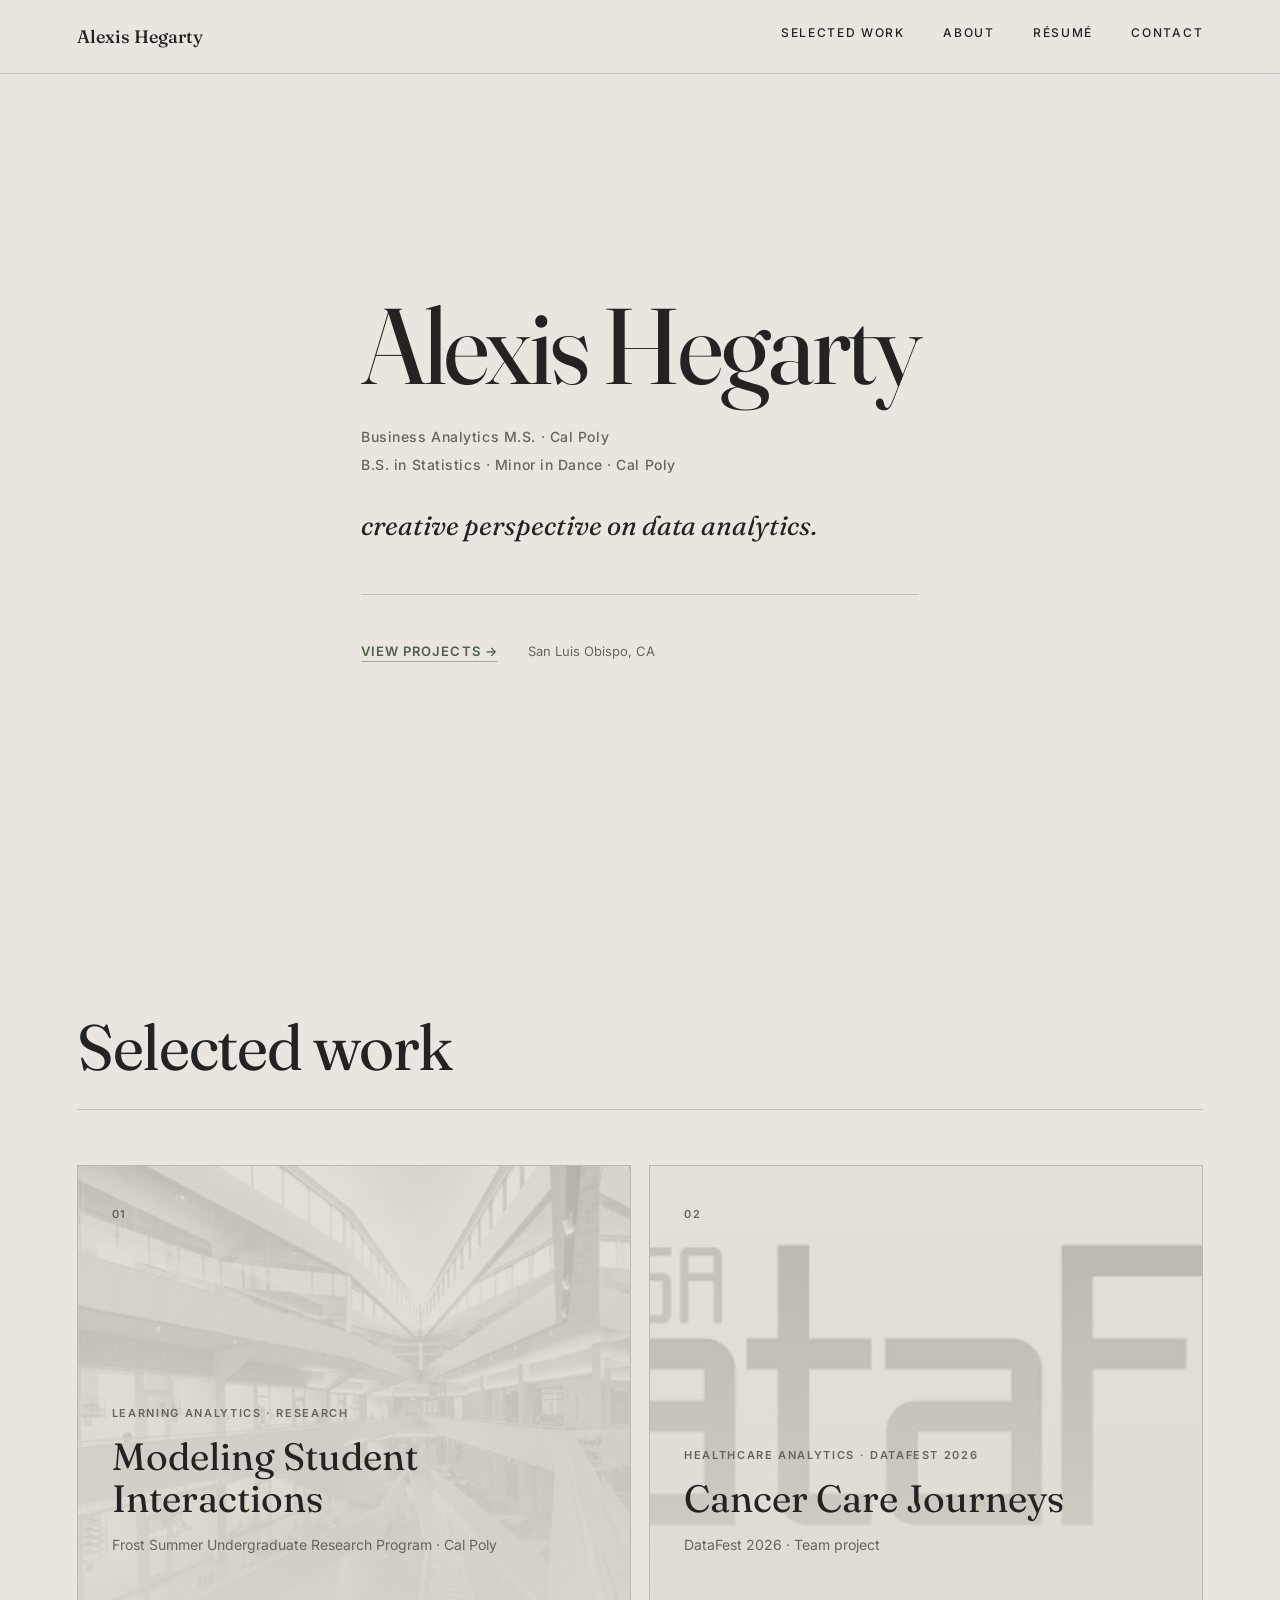
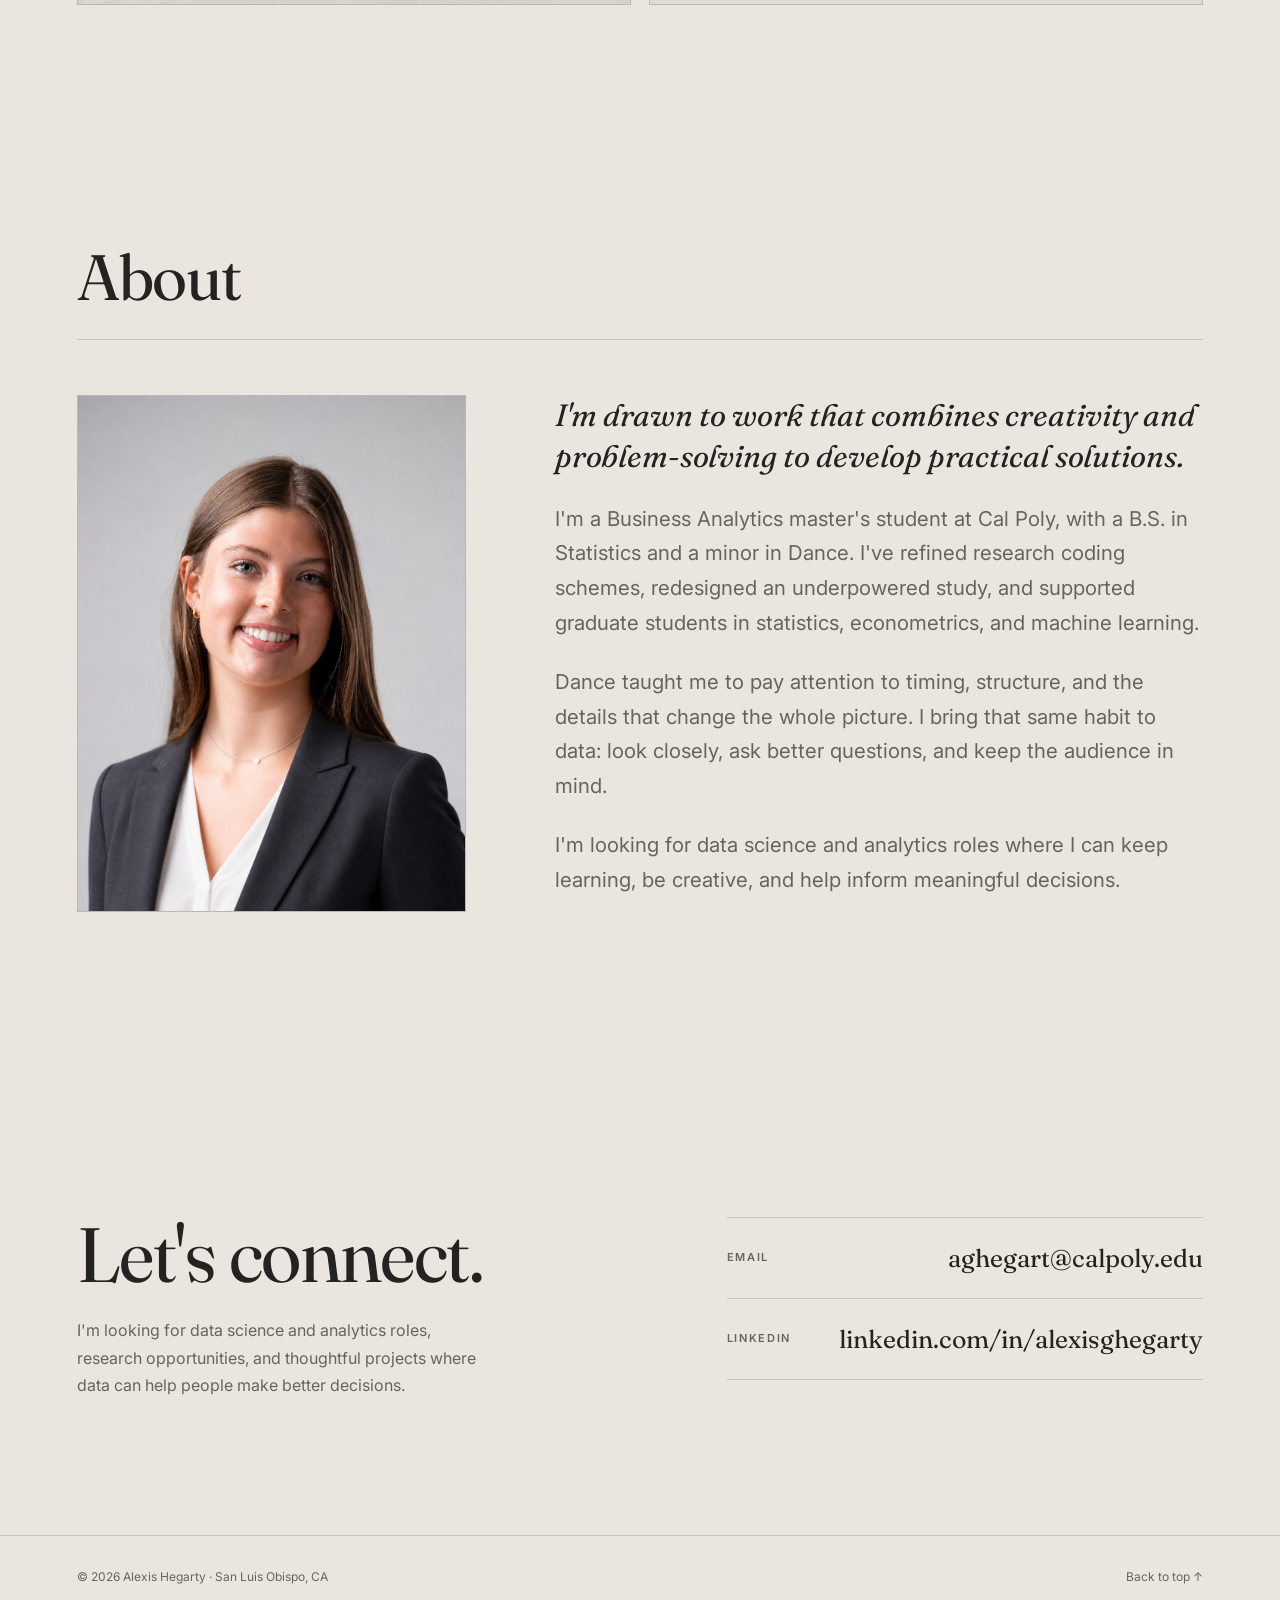
<file: index.html>
<!doctype html>
<html lang="en">
<head>
  <meta charset="UTF-8">
  <meta name="viewport" content="width=device-width, initial-scale=1.0">
  <title>Alexis Hegarty | Business Analytics</title>

  <link rel="preconnect" href="https://fonts.googleapis.com">
  <link rel="preconnect" href="https://fonts.gstatic.com" crossorigin>
  <link href="https://fonts.googleapis.com/css2?family=Fraunces:ital,opsz,wght@0,9..144,300;0,9..144,400;0,9..144,500;1,9..144,400&family=Inter:wght@400;500;600&display=swap" rel="stylesheet">
  <link rel="stylesheet" href="theme.css">

  <style>
    .container{
      max-width:1400px;
      margin:0 auto;
      padding:0 var(--edge);
    }

    section{ padding:120px 0; }

    /* ---------- hero ---------- */
    .hero{
      min-height:calc(100vh - 79px);
      display:flex;
      align-items:center;
      padding:80px 0;
    }

    .hero-inner{ max-width:900px; }

    h1.name{
      margin:0;
      color:var(--ink);
      font:400 clamp(44px, 8.4vw, 118px)/.98 var(--serif);
      letter-spacing:-.03em;
      white-space:nowrap;
    }

    .education{
      margin-top:28px;
      display:flex;
      flex-direction:column;
      gap:6px;
    }
    .education p{
      margin:0;
      color:var(--muted);
      font-size:14px;
      font-weight:500;
      letter-spacing:.04em;
    }

    .hero-statement{
      max-width:560px;
      margin-top:30px;
      color:var(--ink);
      font:400 clamp(20px, 2.2vw, 27px)/1.5 var(--serif);
      font-style:italic;
    }

    .hero-actions{
      display:flex;
      align-items:center;
      gap:30px;
      flex-wrap:wrap;
      margin-top:48px;
      padding-top:32px;
      border-top:1px solid var(--line);
    }

    .hero-meta{
      color:var(--muted);
      font-size:13px;
      line-height:1.7;
    }

    @media (max-width:640px){
      h1.name{ white-space:normal; }
    }

    /* ---------- section head ---------- */
    .section-head{
      display:grid;
      grid-template-columns:1fr minmax(260px, 410px);
      gap:50px;
      align-items:end;
      padding-bottom:30px;
      margin-bottom:55px;
      border-bottom:1px solid var(--line);
    }

    .eyebrow{
      margin-bottom:18px;
      color:var(--muted);
      font-size:12px;
      font-weight:500;
      letter-spacing:.17em;
      text-transform:uppercase;
    }

    h2{
      margin:0;
      color:var(--ink);
      font:400 clamp(38px, 5vw, 66px)/1 var(--serif);
      letter-spacing:-.02em;
    }

    .section-head p{
      margin:0;
      color:var(--muted);
      font-size:16px;
      line-height:1.6;
    }

    /* ---------- work grid ---------- */
    .work-grid{
      display:grid;
      grid-template-columns:repeat(2, 1fr);
      gap:18px;
    }

    .card{
      position:relative;
      min-height:440px;
      overflow:hidden;
      display:flex;
      flex-direction:column;
      justify-content:space-between;
      padding:34px;
      background:var(--stone-deep);
      border:1px solid var(--line);
      transition:transform .25s ease, border-color .25s ease;
    }

    .card:hover{
      transform:translateY(-4px);
      border-color:var(--accent);
    }

    .card img{
      position:absolute;
      inset:0;
      width:100%;
      height:100%;
      object-fit:cover;
      object-position:top;
      opacity:.22;
      filter:grayscale(1) contrast(1.05);
      transition:opacity .3s ease, transform .4s ease;
    }
    .card:hover img{ opacity:.32; transform:scale(1.03); }

    .card::after{
      content:"";
      position:absolute;
      inset:0;
      background:linear-gradient(180deg, rgba(222,217,208,.15), rgba(222,217,208,.75));
      pointer-events:none;
    }

    .card-top, .card-bottom{ position:relative; z-index:1; }

    .card-number, .card-category{
      color:var(--muted);
      font-size:11px;
      font-weight:600;
      letter-spacing:.15em;
      text-transform:uppercase;
    }

    .card h3{
      max-width:17ch;
      margin:14px 0;
      color:var(--ink);
      font:400 clamp(26px, 3vw, 38px)/1.1 var(--serif);
    }

    .card-context{
      color:var(--muted);
      font-size:14px;
    }

    /* ---------- about ---------- */
    .about-wrap{
      display:grid;
      grid-template-columns:minmax(280px,.75fr) 1.25fr;
      gap:clamp(40px, 7vw, 110px);
      align-items:start;
    }

    .about-photo{
      border:1px solid var(--line);
      background:var(--stone-deep);
    }
    .about-photo img{
      width:100%;
      aspect-ratio:3/4;
      object-fit:cover;
      object-position:top;
    }

    .about-copy p{
      max-width:60ch;
      margin:0 0 24px;
      color:var(--ink);
      font-size:clamp(17px, 1.6vw, 21px);
      line-height:1.7;
    }
    .about-copy p:first-child{
      font:400 clamp(24px, 2.4vw, 33px)/1.35 var(--serif);
      font-style:italic;
    }
    .about-copy p:not(:first-child){ color:var(--muted); }

    /* ---------- contact ---------- */
    .contact-grid{
      display:grid;
      grid-template-columns:minmax(0, 1fr) minmax(360px, .85fr);
      gap:clamp(45px, 7vw, 110px);
      align-items:start;
    }

    .contact h2{ font-size:clamp(48px, 6vw, 80px); }

    .contact-sub{
      max-width:42ch;
      margin-top:24px;
      color:var(--muted);
      font-size:16px;
      line-height:1.7;
    }

    .contact-list{ border-top:1px solid var(--line); }

    .contact-row{
      display:flex;
      justify-content:space-between;
      align-items:center;
      gap:24px;
      padding:25px 0;
      border-bottom:1px solid var(--line);
      transition:padding-left .25s ease;
    }
    .contact-row:hover{ padding-left:8px; }

    .contact-label{
      color:var(--muted);
      font-size:11px;
      font-weight:600;
      letter-spacing:.15em;
      text-transform:uppercase;
    }

    .contact-value{
      color:var(--ink);
      font:400 clamp(18px, 2vw, 25px) var(--serif);
      text-align:right;
      transition:color .2s ease;
    }
    .contact-row:hover .contact-value{ color:var(--accent); }

    @media (max-width:760px){
      section{ padding:80px 0; }
      .hero{ min-height:auto; padding:70px 0; }
      .hero-actions{ gap:20px; }
      .section-head,
      .about-wrap,
      .contact-grid,
      .work-grid{ grid-template-columns:1fr; }
      .section-head{ gap:22px; }
      .card{ min-height:340px; }
      .contact-row{ align-items:flex-start; flex-direction:column; }
      .contact-value{ text-align:left; }
    }
  </style>
</head>

<body>
  <header class="site-nav">
    <a class="brand" href="#top">Alexis Hegarty</a>
    <nav class="links">
      <a href="#work">Selected Work</a>
      <a href="#about">About</a>
      <a href="resume.html">Résumé</a>
      <a href="#contact">Contact</a>
    </nav>
  </header>

  <main id="top">
    <section class="hero">
      <div class="container">
        <div class="hero-inner">
          <h1 class="name">Alexis Hegarty</h1>

          <div class="education">
            <p>Business Analytics M.S. · Cal Poly</p>
            <p>B.S. in Statistics · Minor in Dance · Cal Poly</p>
          </div>

          <p class="hero-statement">creative perspective on data analytics.</p>

          <div class="hero-actions">
            <a class="text-link" href="#work">View projects →</a>
            <p class="hero-meta">San Luis Obispo, CA</p>
          </div>
        </div>
      </div>
    </section>

    <section id="work">
      <div class="container">
        <div class="section-head">
          <div>
            <h2>Selected work</h2>
          </div>
        </div>

        <div class="work-grid">
          <a class="card" href="frost-research.html">
           <img src="frost_building.jpeg" alt="Frost Center at Cal Poly">
            <div class="card-top"><span class="card-number">01</span></div>
            <div class="card-bottom">
              <p class="card-category">Learning Analytics · Research</p>
              <h3>Modeling Student Interactions</h3>
              <p class="card-context">Frost Summer Undergraduate Research Program · Cal Poly</p>
            </div>
          </a>

          <a class="card" href="datafest.html">
            <img src="data_fest_logo.png" alt="DataFest logo">
            <div class="card-top"><span class="card-number">02</span></div>
            <div class="card-bottom">
              <p class="card-category">Healthcare Analytics · DataFest 2026</p>
              <h3>Cancer Care Journeys</h3>
              <p class="card-context">DataFest 2026 · Team project</p>
            </div>
          </a>
        </div>
      </div>
    </section>

    <section id="about">
      <div class="container">
        <div class="section-head">
          <div>
            <h2>About</h2>
          </div>
        </div>

        <div class="about-wrap">
          <div class="about-photo">
            <img src="alexis-hegarty-headshot.png" alt="Alexis Hegarty in a dark tailored suit jacket">
          </div>

          <div class="about-copy">
            <p>I'm drawn to work that combines creativity and problem-solving to develop practical solutions.</p>
            <p>I'm a Business Analytics master's student at Cal Poly, with a B.S. in Statistics and a minor in Dance. I've refined research coding schemes, redesigned an underpowered study, and supported graduate students in statistics, econometrics, and machine learning.</p>
            <p>Dance taught me to pay attention to timing, structure, and the details that change the whole picture. I bring that same habit to data: look closely, ask better questions, and keep the audience in mind.</p>
            <p>I'm looking for data science and analytics roles where I can keep learning, be creative, and help inform meaningful decisions.</p>
          </div>
        </div>
      </div>
    </section>

    <section id="contact" class="contact">
      <div class="container">
        <div class="section-head" style="border:none; padding-bottom:0; margin-bottom:55px;">
          <div>
          </div>
        </div>

        <div class="contact-grid">
          <div>
            <h2>Let's connect.</h2>
            <p class="contact-sub">I'm looking for data science and analytics roles, research opportunities, and thoughtful projects where data can help people make better decisions.</p>
          </div>

          <div class="contact-list">
            <a class="contact-row" href="mailto:aghegart@calpoly.edu">
              <span class="contact-label">Email</span>
              <span class="contact-value">aghegart@calpoly.edu</span>
            </a>

            <a class="contact-row" href="https://www.linkedin.com/in/alexisghegarty/" target="_blank" rel="noreferrer">
              <span class="contact-label">LinkedIn</span>
              <span class="contact-value">linkedin.com/in/alexisghegarty</span>
            </a>
          </div>
        </div>
      </div>
    </section>
  </main>

  <footer class="site-footer">
    <span>© 2026 Alexis Hegarty · San Luis Obispo, CA</span>
    <a href="#top">Back to top ↑</a>
  </footer>
</body>
</html>
</file>
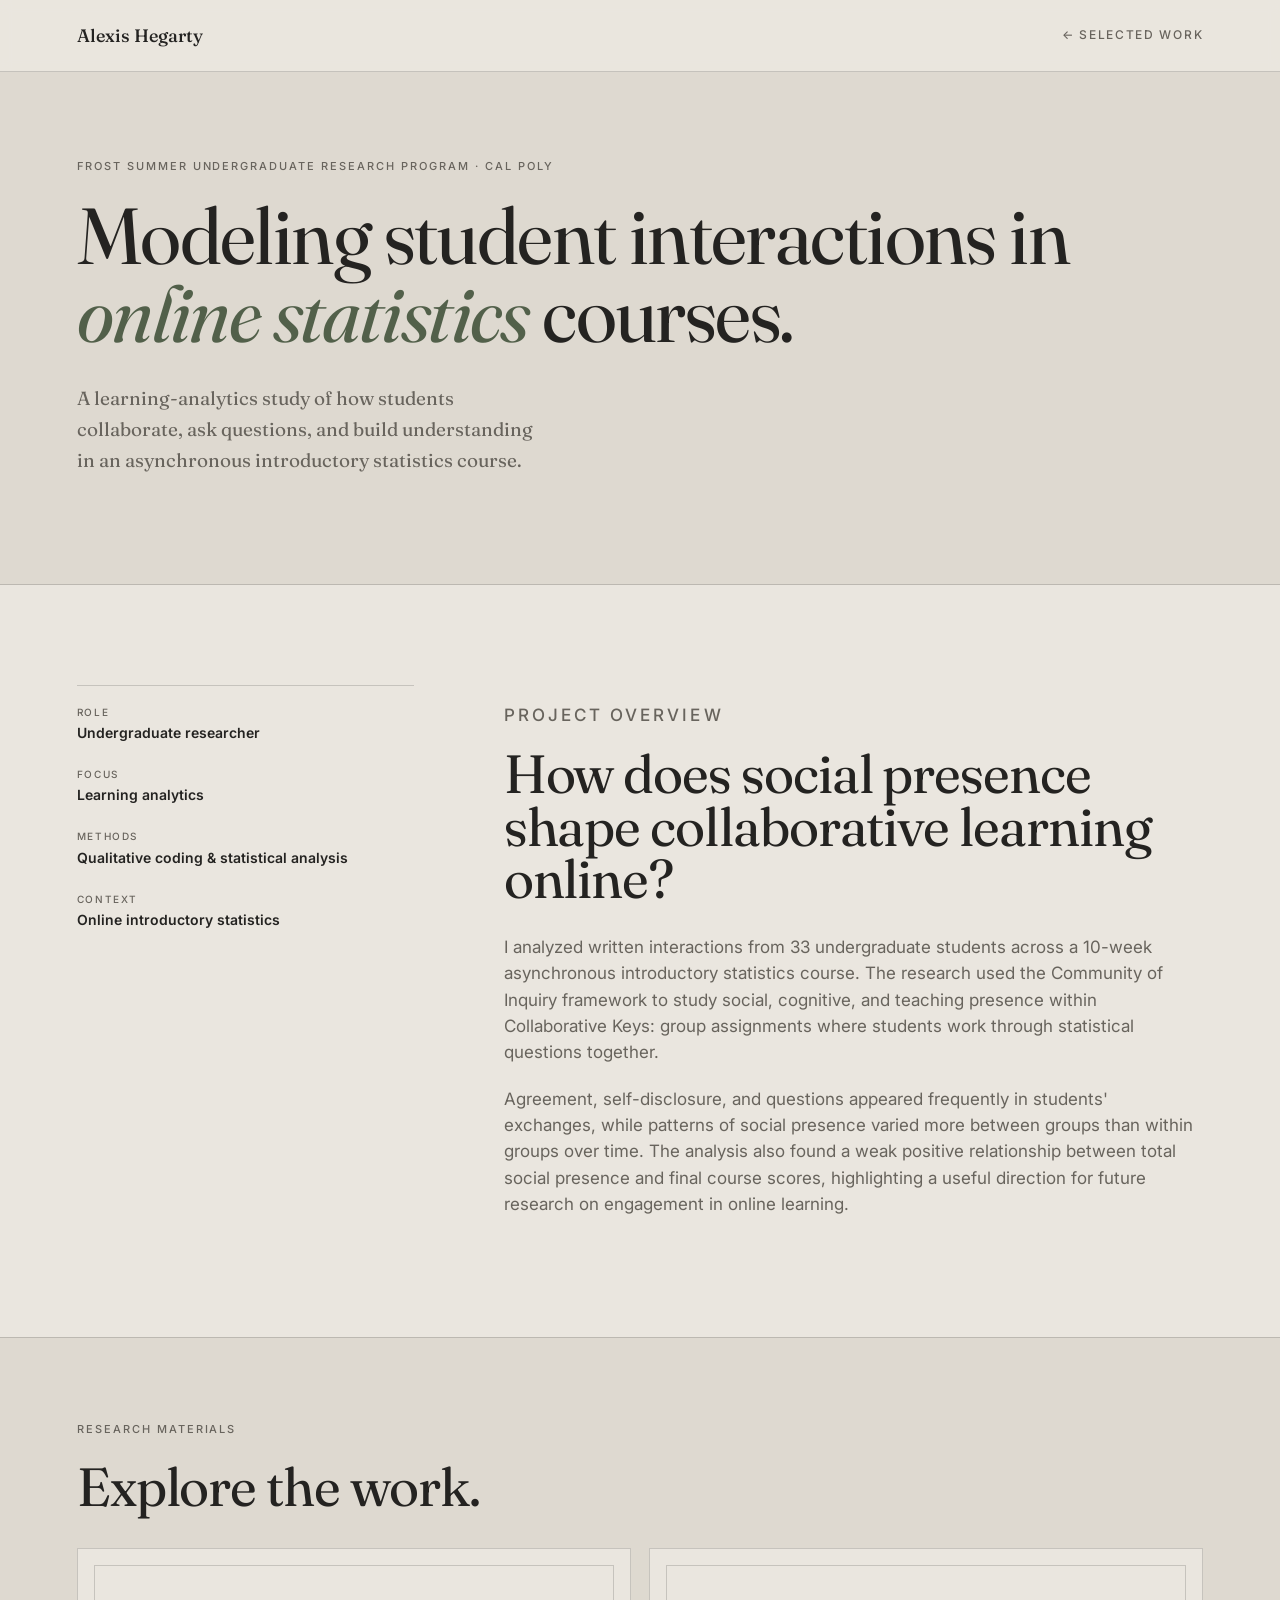
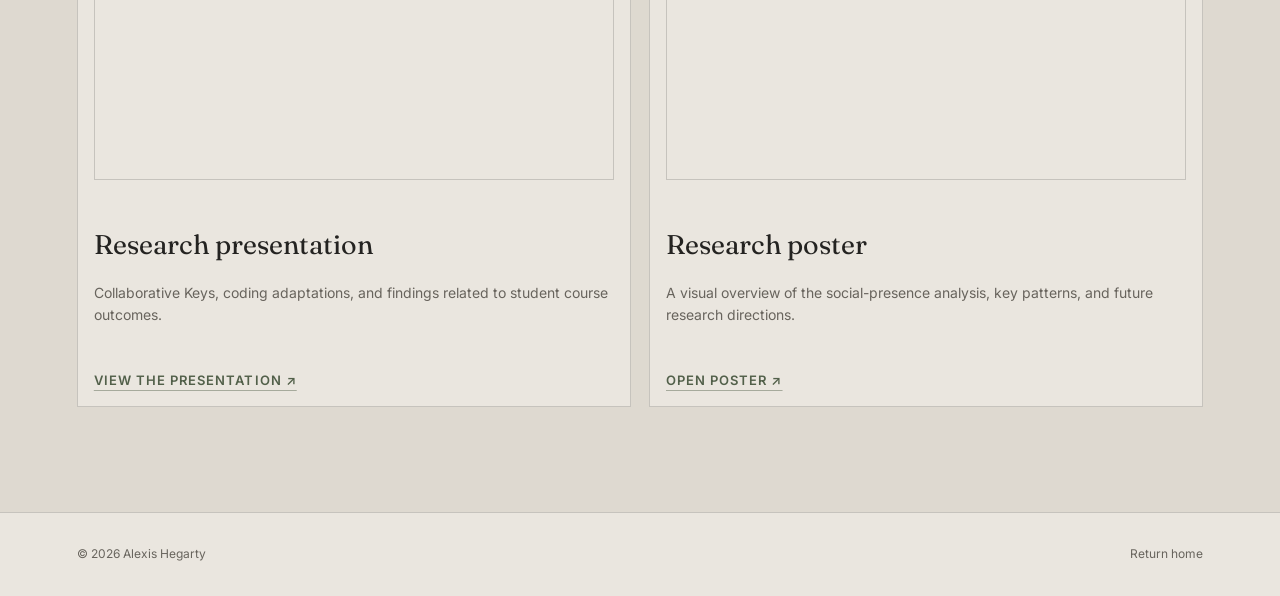
<file: frost-research.html>
<!doctype html>
<html lang="en">
<head>
  <meta charset="UTF-8">
  <meta name="viewport" content="width=device-width,initial-scale=1.0">
  <title>Frost Research | Alexis Hegarty</title>
  <link rel="preconnect" href="https://fonts.googleapis.com">
  <link rel="preconnect" href="https://fonts.gstatic.com" crossorigin>
  <link href="https://fonts.googleapis.com/css2?family=Fraunces:ital,opsz,wght@0,9..144,300;0,9..144,400;0,9..144,500;1,9..144,400&family=Inter:wght@400;500;600&display=swap" rel="stylesheet">
  <link rel="stylesheet" href="theme.css">
  <link rel="stylesheet" href="project.css">
</head>

<body>
  <header class="site-nav">
    <a class="brand" href="index.html">Alexis Hegarty</a>
    <a class="back" href="index.html#work">← Selected work</a>
  </header>

  <main>
    <section class="hero">
      <div class="shell hero-grid hero-text-only">
        <div>
          <p class="label">Frost Summer Undergraduate Research Program · Cal Poly</p>
          <h1>Modeling student interactions in <em>online statistics</em> courses.</h1>
          <p class="lede">A learning-analytics study of how students collaborate, ask questions, and build understanding in an asynchronous introductory statistics course.</p>
        </div>
      </div>
    </section>

    <section class="story shell">
      <div class="story-grid">
        <aside class="facts">
          <div><span>Role</span><strong>Undergraduate researcher</strong></div>
          <div><span>Focus</span><strong>Learning analytics</strong></div>
          <div><span>Methods</span><strong>Qualitative coding &amp; statistical analysis</strong></div>
          <div><span>Context</span><strong>Online introductory statistics</strong></div>
        </aside>

        <div>
          <p class="label">Project overview</p>
          <h2>How does social presence shape collaborative learning online?</h2>
          <p>I analyzed written interactions from 33 undergraduate students across a 10-week asynchronous introductory statistics course. The research used the Community of Inquiry framework to study social, cognitive, and teaching presence within Collaborative Keys: group assignments where students work through statistical questions together.</p>
          <p>Agreement, self-disclosure, and questions appeared frequently in students' exchanges, while patterns of social presence varied more between groups than within groups over time. The analysis also found a weak positive relationship between total social presence and final course scores, highlighting a useful direction for future research on engagement in online learning.</p>
        </div>
      </div>
    </section>

    <section class="docs">
      <div class="shell">
        <p class="label">Research materials</p>
        <h2>Explore the work.</h2>

        <div class="doc-grid">
          <article class="doc">
            <iframe class="slide-preview" src="Frost2025.pdf#page=1&view=FitH" title="Preview of the Frost research presentation slides"></iframe>
            <h3>Research presentation</h3>
            <p>Collaborative Keys, coding adaptations, and findings related to student course outcomes.</p>
            <a class="doc-link text-link" href="./Frost2025.pdf" target="_blank" rel="noreferrer" aria-label="Open the presentation">View the presentation ↗</a>
          </article>

          <article class="doc">
          <iframe
            class="slide-preview"
            src="Frost%20SURP%20Poster_5_1_2026.pdf#page=1&view=FitH"
            title="Preview of the Frost research poster">
          </iframe>
            <h3>Research poster</h3>
            <p>A visual overview of the social-presence analysis, key patterns, and future research directions.</p>
            <a class="doc-link text-link" href="Frost%20SURP%20Poster_5_1_2026.pdf" target="_blank" rel="noreferrer">Open poster ↗</a>
          </article>
        </div>
      </div>
    </section>
  </main>

  <footer class="site-footer">
    <span>© 2026 Alexis Hegarty</span>
    <a href="index.html">Return home</a>
  </footer>
</body>
</html>
</file>
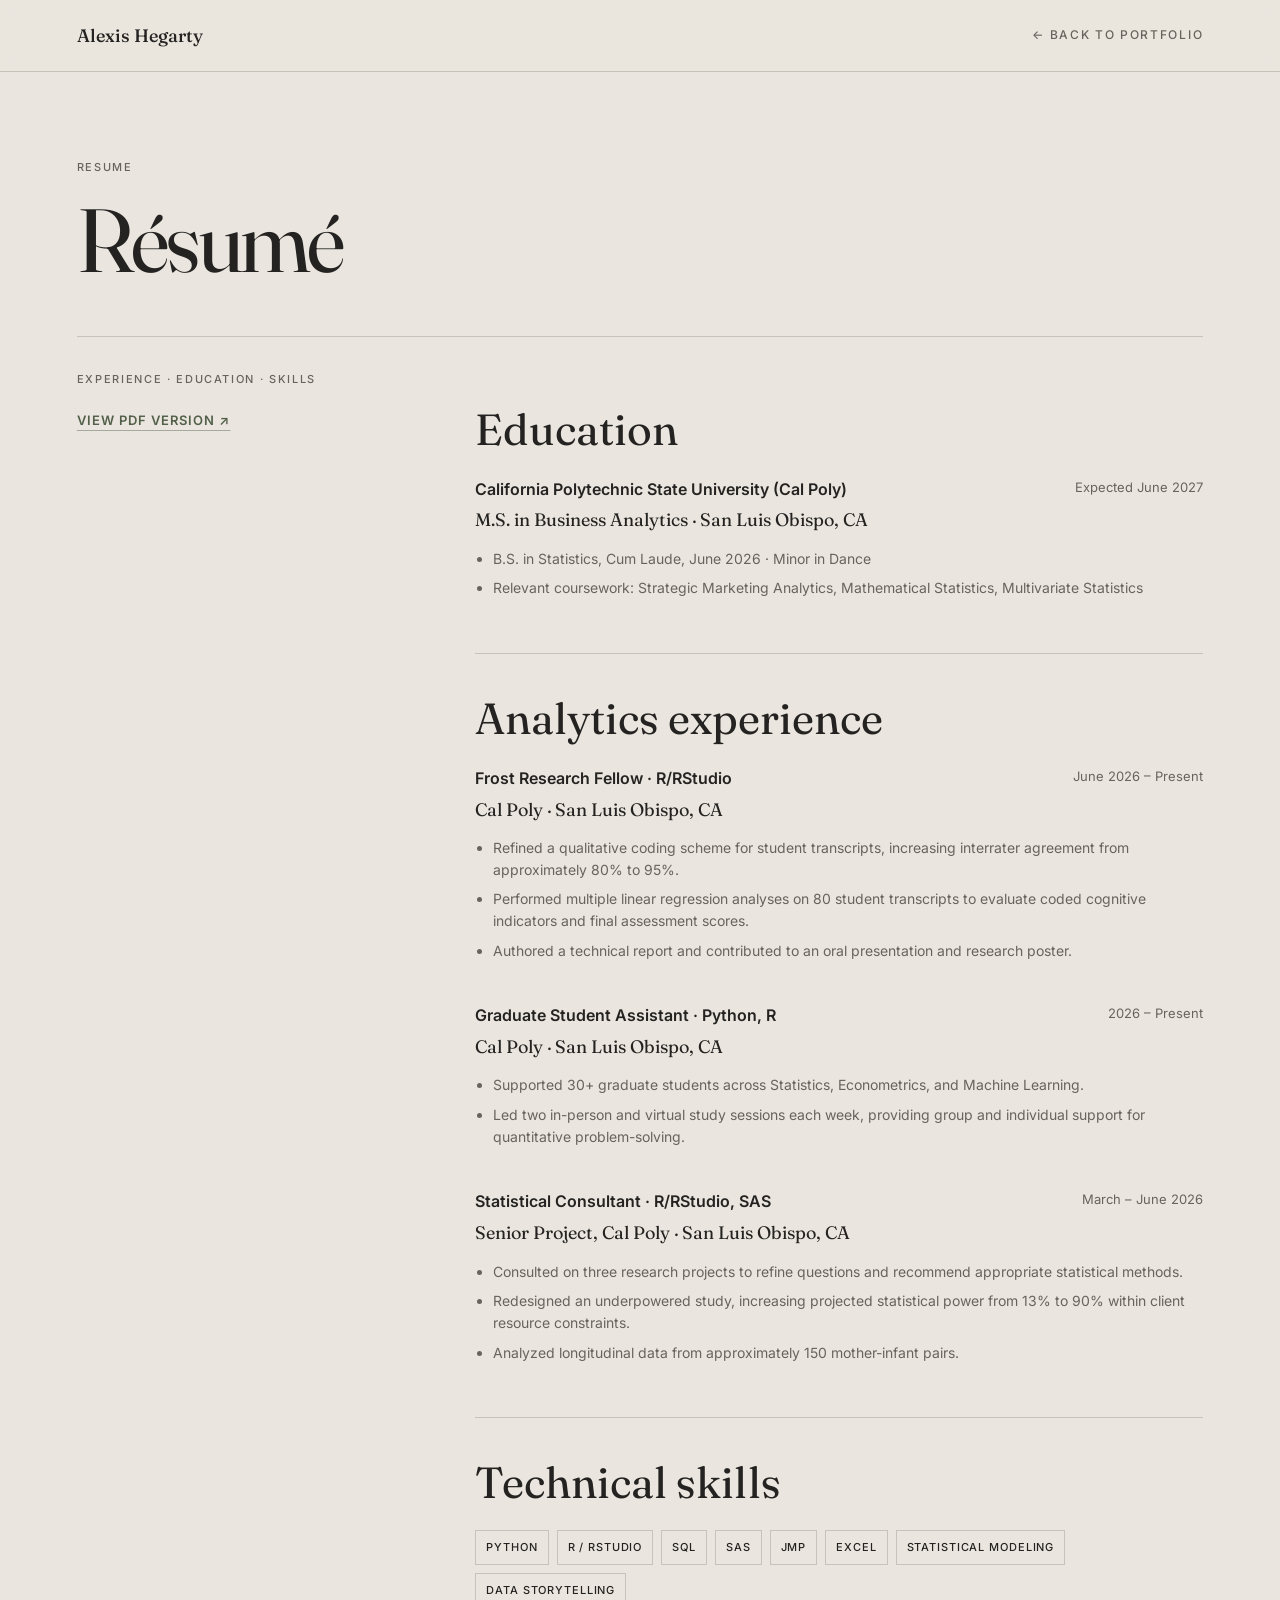
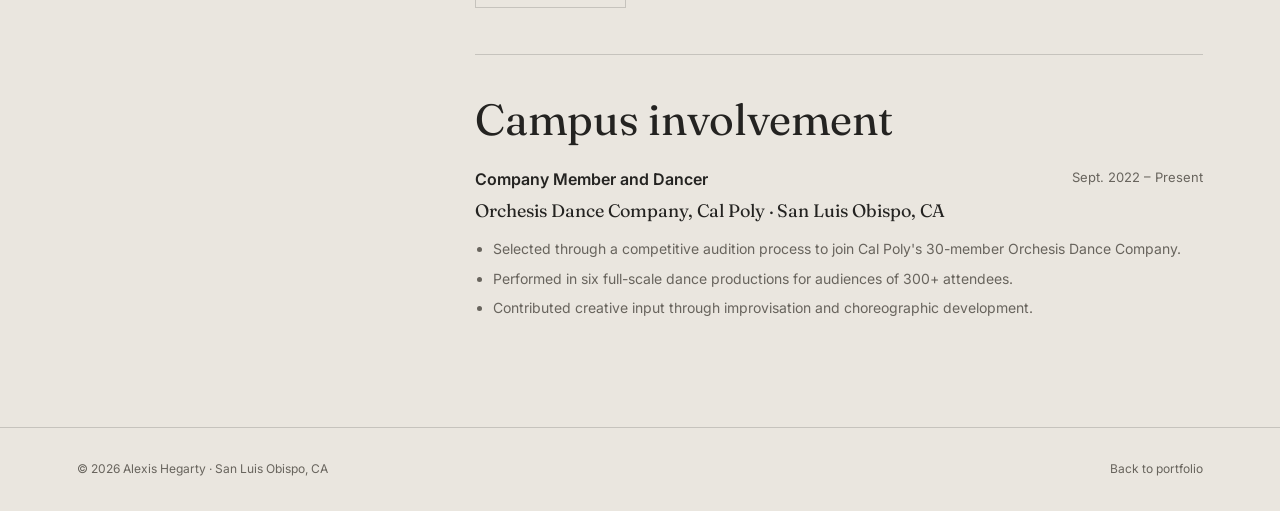
<file: resume.html>
<!doctype html>
<html lang="en">
<head>
  <meta charset="UTF-8">
  <meta name="viewport" content="width=device-width,initial-scale=1.0">
  <title>Resume | Alexis Hegarty</title>

  <link rel="preconnect" href="https://fonts.googleapis.com">
  <link rel="preconnect" href="https://fonts.gstatic.com" crossorigin>
  <link href="https://fonts.googleapis.com/css2?family=Fraunces:ital,opsz,wght@0,9..144,300;0,9..144,400;0,9..144,500;1,9..144,400&family=Inter:wght@400;500;600&display=swap" rel="stylesheet">
  <link rel="stylesheet" href="theme.css">

  <style>
    main{
      max-width:1320px;
      margin:auto;
      padding:76px var(--edge) 100px;
    }

    .label{
      color:var(--muted);
      font-size:11px;
      font-weight:500;
      letter-spacing:.15em;
      text-transform:uppercase;
    }

    h1{
      margin:20px 0 52px;
      color:var(--ink);
      font:400 clamp(48px, 7vw, 92px)/.98 var(--serif);
      letter-spacing:-.03em;
    }

    .grid{
      display:grid;
      grid-template-columns:.7fr 1.6fr;
      gap:80px;
      padding-top:34px;
      border-top:1px solid var(--line);
    }

    .side{
      color:var(--muted);
      font-size:11px;
      font-weight:500;
      letter-spacing:.15em;
      text-transform:uppercase;
    }

    .pdf{
      display:inline-block;
      margin-top:22px;
    }

    .section{
      margin-bottom:42px;
      padding-bottom:46px;
      border-bottom:1px solid var(--line);
    }
    .section:last-child{ border:0; margin-bottom:0; padding-bottom:0; }

    .section h2{
      margin-bottom:24px;
      color:var(--ink);
      font:400 clamp(30px, 3.4vw, 46px)/1.05 var(--serif);
    }

    .entry{
      display:grid;
      grid-template-columns:1fr auto;
      gap:7px 24px;
      margin-bottom:34px;
    }
    .entry:last-child{ margin-bottom:0; }

    .title{
      color:var(--ink);
      font-size:16px;
      font-weight:600;
    }

    .date{
      color:var(--muted);
      font-size:13px;
      text-align:right;
      white-space:nowrap;
    }

    .org{
      grid-column:1 / -1;
      color:var(--ink);
      font:400 18px/1.35 var(--serif);
    }

    .entry-detail{
      grid-column:1 / -1;
      color:var(--muted);
      font-size:13px;
    }

    ul.entry-list{
      grid-column:1 / -1;
      margin:0;
      padding-left:18px;
      color:var(--muted);
      font-size:14px;
    }
    ul.entry-list li{ margin:8px 0; }

    .skills{
      display:flex;
      flex-wrap:wrap;
      gap:8px;
    }
    .skills span{
      padding:8px 10px;
      border:1px solid var(--line);
      color:var(--ink);
      font-size:11px;
      font-weight:500;
      letter-spacing:.08em;
      text-transform:uppercase;
    }

    @media (max-width:760px){
      main{ padding-top:55px; }
      .grid, .entry{ grid-template-columns:1fr; gap:20px; }
      .date{ text-align:left; }
      .org, ul.entry-list{ grid-column:1; }
    }
  </style>
</head>

<body>
  <header class="site-nav">
    <a class="brand" href="index.html">Alexis Hegarty</a>
    <a class="back" href="index.html">← Back to portfolio</a>
  </header>

  <main>
    <p class="label">Resume</p>
    <h1>Résumé</h1>

    <div class="grid">
      <aside class="side">
        Experience · Education · Skills
        <br>
        <a class="pdf text-link" href="Alexis-Hegarty-Resume-6.pdf" target="_blank" rel="noreferrer">View PDF version ↗</a>
      </aside>

      <div>
        <section class="section">
          <h2>Education</h2>

          <div class="entry">
            <div class="title">California Polytechnic State University (Cal Poly)</div>
            <div class="date">Expected June 2027</div>
            <div class="org">M.S. in Business Analytics · San Luis Obispo, CA</div>

            <ul class="entry-list">
              <li>B.S. in Statistics, Cum Laude, June 2026 · Minor in Dance</li>
              <li>Relevant coursework: Strategic Marketing Analytics, Mathematical Statistics, Multivariate Statistics</li>
            </ul>
          </div>
        </section>

        <section class="section">
          <h2>Analytics experience</h2>

          <article class="entry">
            <div class="title">Frost Research Fellow · R/RStudio</div>
            <div class="date">June 2026 – Present</div>
            <div class="org">Cal Poly · San Luis Obispo, CA</div>

            <ul class="entry-list">
              <li>Refined a qualitative coding scheme for student transcripts, increasing interrater agreement from approximately 80% to 95%.</li>
              <li>Performed multiple linear regression analyses on 80 student transcripts to evaluate coded cognitive indicators and final assessment scores.</li>
              <li>Authored a technical report and contributed to an oral presentation and research poster.</li>
            </ul>
          </article>

          <article class="entry">
            <div class="title">Graduate Student Assistant · Python, R</div>
            <div class="date">2026 – Present</div>
            <div class="org">Cal Poly · San Luis Obispo, CA</div>

            <ul class="entry-list">
              <li>Supported 30+ graduate students across Statistics, Econometrics, and Machine Learning.</li>
              <li>Led two in-person and virtual study sessions each week, providing group and individual support for quantitative problem-solving.</li>
            </ul>
          </article>

          <article class="entry">
            <div class="title">Statistical Consultant · R/RStudio, SAS</div>
            <div class="date">March – June 2026</div>
            <div class="org">Senior Project, Cal Poly · San Luis Obispo, CA</div>

            <ul class="entry-list">
              <li>Consulted on three research projects to refine questions and recommend appropriate statistical methods.</li>
              <li>Redesigned an underpowered study, increasing projected statistical power from 13% to 90% within client resource constraints.</li>
              <li>Analyzed longitudinal data from approximately 150 mother-infant pairs.</li>
            </ul>
          </article>
        </section>

        <section class="section">
          <h2>Technical skills</h2>

          <div class="skills">
            <span>Python</span>
            <span>R / RStudio</span>
            <span>SQL</span>
            <span>SAS</span>
            <span>JMP</span>
            <span>Excel</span>
            <span>Statistical modeling</span>
            <span>Data storytelling</span>
          </div>
        </section>

        <section class="section">
          <h2>Campus involvement</h2>

          <article class="entry">
            <div class="title">Company Member and Dancer</div>
            <div class="date">Sept. 2022 – Present</div>
            <div class="org">Orchesis Dance Company, Cal Poly · San Luis Obispo, CA</div>

            <ul class="entry-list">
              <li>Selected through a competitive audition process to join Cal Poly's 30-member Orchesis Dance Company.</li>
              <li>Performed in six full-scale dance productions for audiences of 300+ attendees.</li>
              <li>Contributed creative input through improvisation and choreographic development.</li>
            </ul>
          </article>
        </section>
      </div>
    </div>
  </main>

  <footer class="site-footer">
    <span>© 2026 Alexis Hegarty · San Luis Obispo, CA</span>
    <a href="index.html">Back to portfolio</a>
  </footer>
</body>
</html>
</file>
<file: theme.css>
/* ============================================================
   Shared theme — "soft stone" visual system
   Used by: index.html, resume.html, frost-research.html, datafest.html
   ============================================================ */

:root{
  --stone:#EAE6DF;                    /* page background */
  --stone-deep:#DED9D0;               /* secondary / card background */
  --ink:#242321;                      /* main text */
  --muted:#68645D;                    /* secondary text */
  --accent:#52604A;                   /* accent + links (deep olive) */
  --line:rgba(36,35,33,.18);          /* borders */

  --serif:'Fraunces', Georgia, serif;
  --sans:'Inter', Arial, sans-serif;
  --edge:clamp(24px, 6vw, 96px);
}

*{ box-sizing:border-box; }
html{ scroll-behavior:smooth; }

@media (prefers-reduced-motion: reduce){
  html{ scroll-behavior:auto; }
  *{ transition-duration:.001ms !important; animation-duration:.001ms !important; }
}

body{
  margin:0;
  background:var(--stone);
  color:var(--ink);
  font-family:var(--sans);
  line-height:1.55;
  -webkit-font-smoothing:antialiased;
}

a{ color:inherit; text-decoration:none; }
img{ max-width:100%; display:block; }

::selection{ background:rgba(82,96,74,.22); color:var(--ink); }

:focus-visible{
  outline:2px solid var(--accent);
  outline-offset:3px;
  border-radius:2px;
}

/* ---------- shared site navigation ---------- */
.site-nav{
  display:flex;
  justify-content:space-between;
  align-items:center;
  gap:20px;
  padding:24px var(--edge);
  background:rgba(234,230,223,.94);
  backdrop-filter:blur(6px);
  border-bottom:1px solid var(--line);
  position:sticky;
  top:0;
  z-index:20;
}

.site-nav .brand{
  font:500 18px var(--serif);
  color:var(--ink);
  white-space:nowrap;
}

.site-nav .links{
  display:flex;
  gap:clamp(16px, 3vw, 45px);
  flex-wrap:wrap;
}

.site-nav .links a{
  position:relative;
  padding-bottom:6px;
  color:var(--ink);
  font-size:12px;
  font-weight:500;
  letter-spacing:.14em;
  text-transform:uppercase;
}

.site-nav .links a::after{
  content:"";
  position:absolute;
  bottom:0; left:0;
  width:0;
  height:1px;
  background:var(--accent);
  transition:width .25s ease;
}

.site-nav .links a:hover::after,
.site-nav .links a.active::after{ width:100%; }

.site-nav .back{
  font-size:12px;
  font-weight:500;
  letter-spacing:.14em;
  text-transform:uppercase;
  color:var(--muted);
  transition:color .2s ease;
}
.site-nav .back:hover{ color:var(--accent); }

/* ---------- shared footer ---------- */
.site-footer{
  display:flex;
  justify-content:space-between;
  align-items:center;
  gap:16px;
  padding:32px var(--edge);
  border-top:1px solid var(--line);
  color:var(--muted);
  font-size:12px;
  flex-wrap:wrap;
}
.site-footer a:hover{ color:var(--accent); }

/* ---------- simple understated text link (buttons) ---------- */
.text-link{
  display:inline-flex;
  align-items:center;
  gap:8px;
  color:var(--accent);
  font-size:13px;
  font-weight:600;
  letter-spacing:.08em;
  text-transform:uppercase;
  text-decoration:underline;
  text-underline-offset:5px;
  text-decoration-color:rgba(82,96,74,.45);
  transition:text-decoration-color .2s ease, opacity .2s ease;
}
.text-link:hover{
  text-decoration-color:var(--accent);
}

@media (max-width:760px){
  .site-nav{ padding:18px 20px; }
  .site-nav .links{ gap:14px; }
  .site-nav .links a{ font-size:10px; }
}
</file>
<file: project.css>
/* Project detail pages — relies on theme.css for variables, nav, footer */

.shell{
  max-width:1320px;
  padding-left:var(--edge);
  padding-right:var(--edge);
  margin:auto;
}

.hero{
  padding-top:75px;
  padding-bottom:88px;
  background:var(--stone-deep);
  border-bottom:1px solid var(--line);
}

.label{
  font-size:11px;
  font-weight:500;
  text-transform:uppercase;
  letter-spacing:.18em;
  color:var(--muted);
  margin-bottom:22px;
}

.hero-grid{
  display:grid;
  grid-template-columns:1.08fr .92fr;
  gap:70px;
  align-items:end;
}

.hero h1, .story h2, .docs h2{
  font:400 clamp(42px, 6.2vw, 84px)/.98 var(--serif);
  letter-spacing:-.02em;
  color:var(--ink);
  margin:0;
}
.hero h1 em{ font-style:italic; color:var(--accent); }

.lede{
  margin-top:30px;
  color:var(--muted);
  font:400 19px/1.65 var(--serif);
  max-width:38ch;
}

.cover{
  border:1px solid var(--line);
  padding:9px;
  background:var(--stone);
}
.cover img{
  width:100%;
  height:380px;
  object-fit:cover;
  object-position:top;
  display:block;
}

.story{
  padding-top:100px;
  padding-bottom:100px;
}

.story-grid{
  display:grid;
  grid-template-columns:.65fr 1.35fr;
  gap:90px;
}

.facts{
  border-top:1px solid var(--line);
  padding-top:19px;
}
.facts div{ margin-bottom:22px; }
.facts span{
  font-size:10px;
  font-weight:500;
  letter-spacing:.16em;
  text-transform:uppercase;
  color:var(--muted);
  display:block;
}
.facts strong{
  color:var(--ink);
  font-size:14px;
  font-weight:600;
}

.story h2{
  font-size:clamp(32px, 4.2vw, 54px);
  margin-bottom:28px;
}
.story p{
  color:var(--muted);
  font-size:17px;
  max-width:63ch;
  margin-bottom:20px;
}

.docs{
  padding:72px 0 105px;
  background:var(--stone-deep);
  border-top:1px solid var(--line);
}
.docs h2{
  font-size:clamp(32px, 4.2vw, 54px);
  margin-bottom:35px;
}

.doc-grid{
  display:grid;
  grid-template-columns:repeat(2, 1fr);
  gap:18px;
}

.doc{
  padding:16px;
  border:1px solid var(--line);
  background:var(--stone);
  display:flex;
  flex-direction:column;
}
.doc img{
  height:215px;
  width:100%;
  object-fit:cover;
  object-position:top;
  margin-bottom:23px;
  filter:grayscale(.15);
}
.doc h3{
  font:400 27px/1.08 var(--serif);
  color:var(--ink);
  margin-bottom:9px;
}
.doc p{
  color:var(--muted);
  font-size:14px;
  min-height:46px;
}

.doc-link{
  display:inline-flex;
  align-items:center;
  gap:10px;
  margin-top:28px;
}

.slide-preview{
  width:100%;
  height:215px;
  border:1px solid var(--line);
  background:var(--stone);
  margin-bottom:23px;
  display:block;
}

@media (max-width:760px){
  .hero-grid, .story-grid, .doc-grid{
    grid-template-columns:1fr;
    gap:36px;
  }
  .hero{ padding-top:54px; padding-bottom:60px; }
  .story{ padding-top:68px; padding-bottom:68px; }
  .cover img{ height:290px; }
  .story-grid{ gap:45px; }
  .docs{ padding:60px 0 75px; }
  .doc p{ min-height:0; }
}
.hero-grid.hero-text-only {
  grid-template-columns: 1fr;
}
</file>
